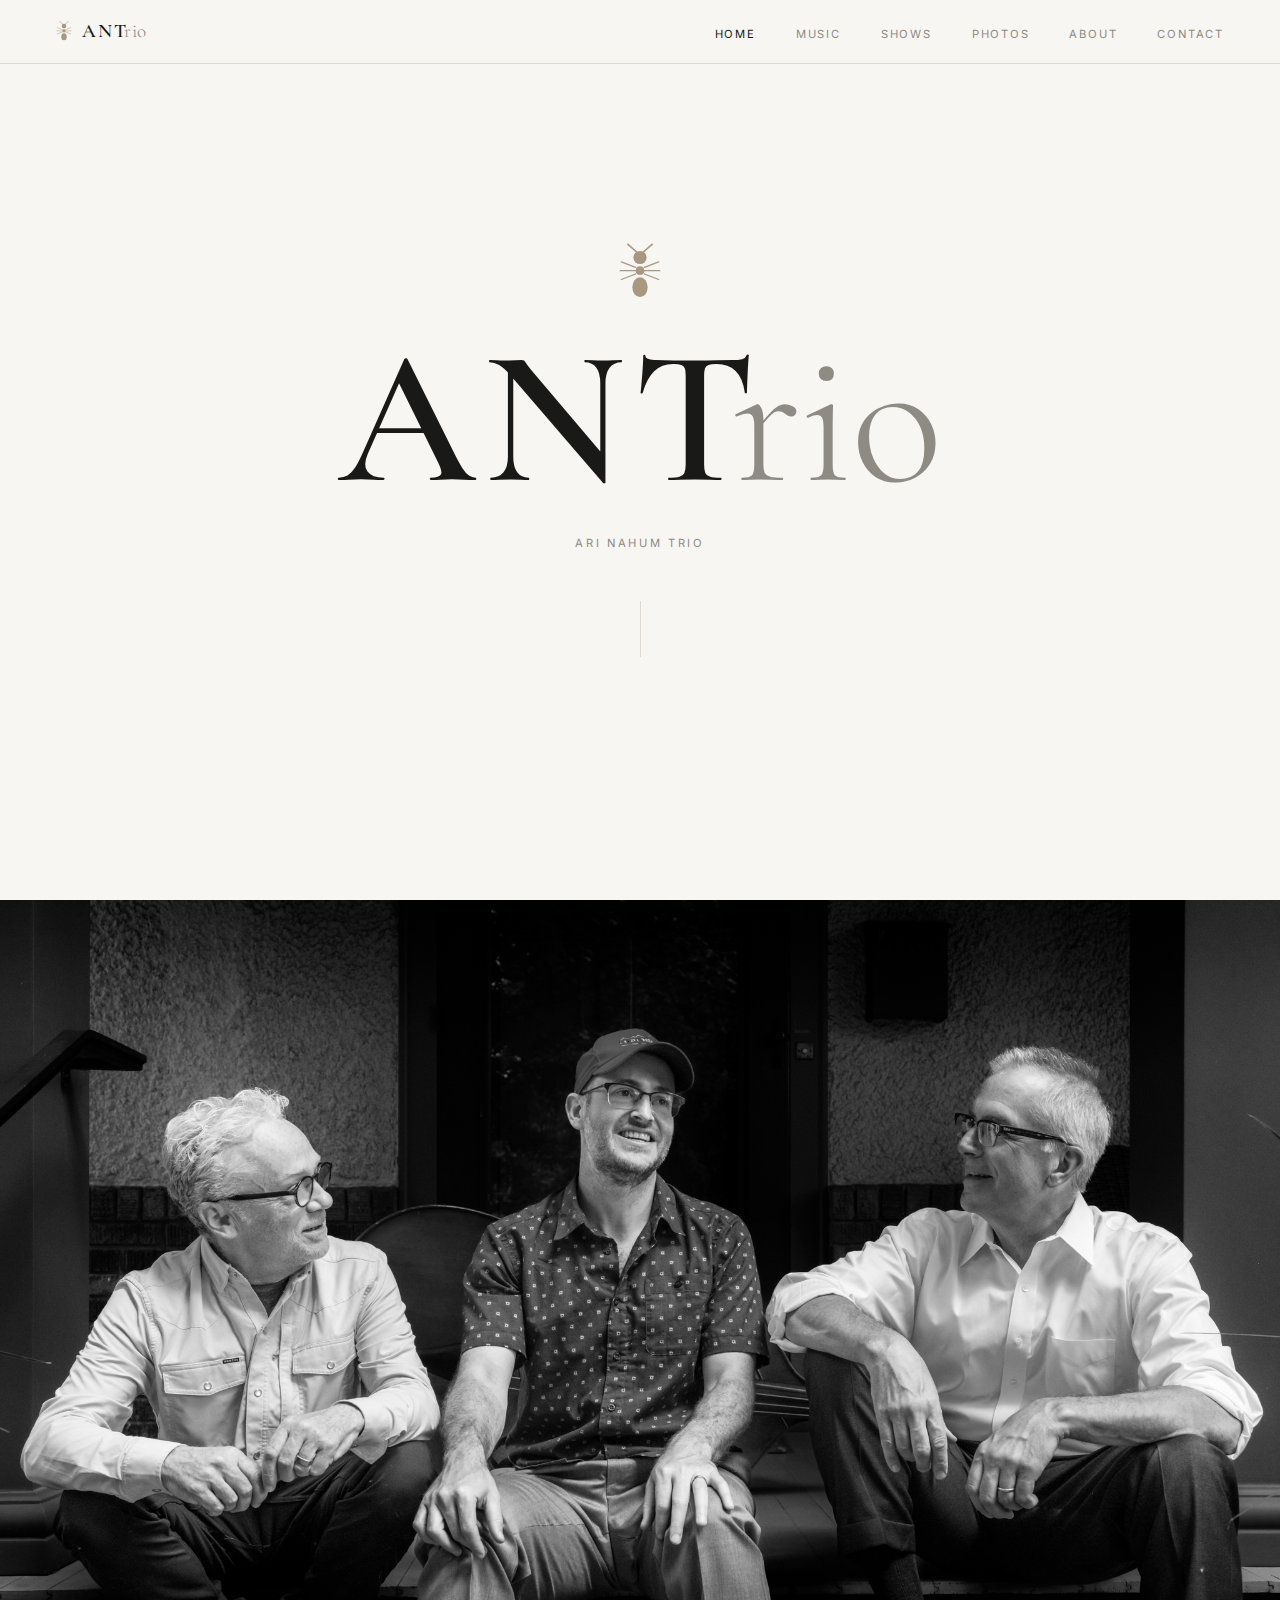
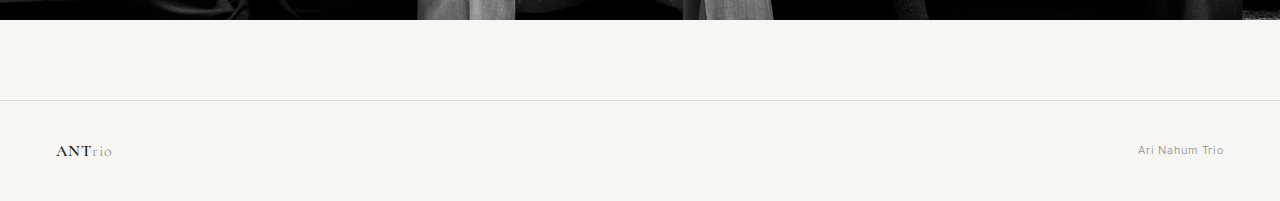
<file: index.html>
<!DOCTYPE html>
<html lang="en">
<head>
  <meta charset="UTF-8">
  <meta name="viewport" content="width=device-width, initial-scale=1.0">
  <title>ANTrio — Ari Nahum Trio</title>
  <link rel="stylesheet" href="css/style.css">
</head>
<body>

  <!-- NAV -->
  <nav>
    <a href="index.html" class="nav-logo">
      <svg class="ant-icon" viewBox="0 0 40 56" fill="none" xmlns="http://www.w3.org/2000/svg">
        <line x1="17" y1="8"  x2="9"  y2="1"  stroke="currentColor" stroke-width="1.5" stroke-linecap="round"/>
        <line x1="23" y1="8"  x2="31" y2="1"  stroke="currentColor" stroke-width="1.5" stroke-linecap="round"/>
        <circle cx="20" cy="13" r="6" fill="currentColor"/>
        <circle cx="20" cy="25" r="4" fill="currentColor"/>
        <ellipse cx="20" cy="40" rx="7" ry="9" fill="currentColor"/>
        <line x1="16" y1="22" x2="3"  y2="17" stroke="currentColor" stroke-width="1.2" stroke-linecap="round"/>
        <line x1="16" y1="25" x2="2"  y2="25" stroke="currentColor" stroke-width="1.2" stroke-linecap="round"/>
        <line x1="16" y1="28" x2="3"  y2="33" stroke="currentColor" stroke-width="1.2" stroke-linecap="round"/>
        <line x1="24" y1="22" x2="37" y2="17" stroke="currentColor" stroke-width="1.2" stroke-linecap="round"/>
        <line x1="24" y1="25" x2="38" y2="25" stroke="currentColor" stroke-width="1.2" stroke-linecap="round"/>
        <line x1="24" y1="28" x2="37" y2="33" stroke="currentColor" stroke-width="1.2" stroke-linecap="round"/>
      </svg>
      <span class="logo-word"><span class="logo-ANT">ANT</span><span class="logo-rio">rio</span></span>
    </a>
    <ul class="nav-links">
      <li><a href="index.html" class="active">Home</a></li>
      <li><a href="music.html">Music</a></li>
      <li><a href="shows.html">Shows</a></li>
      <li><a href="photos.html">Photos</a></li>
      <li><a href="about.html">About</a></li>
      <li><a href="contact.html">Contact</a></li>
    </ul>
  </nav>

  <!-- HERO -->
  <main>
    <section class="hero">
      <svg class="ant-icon" viewBox="0 0 40 56" fill="none" xmlns="http://www.w3.org/2000/svg">
        <line x1="17" y1="8"  x2="9"  y2="1"  stroke="currentColor" stroke-width="1.5" stroke-linecap="round"/>
        <line x1="23" y1="8"  x2="31" y2="1"  stroke="currentColor" stroke-width="1.5" stroke-linecap="round"/>
        <circle cx="20" cy="13" r="6" fill="currentColor"/>
        <circle cx="20" cy="25" r="4" fill="currentColor"/>
        <ellipse cx="20" cy="40" rx="7" ry="9" fill="currentColor"/>
        <line x1="16" y1="22" x2="3"  y2="17" stroke="currentColor" stroke-width="1.2" stroke-linecap="round"/>
        <line x1="16" y1="25" x2="2"  y2="25" stroke="currentColor" stroke-width="1.2" stroke-linecap="round"/>
        <line x1="16" y1="28" x2="3"  y2="33" stroke="currentColor" stroke-width="1.2" stroke-linecap="round"/>
        <line x1="24" y1="22" x2="37" y2="17" stroke="currentColor" stroke-width="1.2" stroke-linecap="round"/>
        <line x1="24" y1="25" x2="38" y2="25" stroke="currentColor" stroke-width="1.2" stroke-linecap="round"/>
        <line x1="24" y1="28" x2="37" y2="33" stroke="currentColor" stroke-width="1.2" stroke-linecap="round"/>
      </svg>

      <h1 class="hero-wordmark">
        <span class="ANT">ANT</span><span class="rio">rio</span>
      </h1>

      <p class="hero-sub">Ari Nahum Trio</p>

      <div class="hero-rule"></div>
    </section>

    <!-- GROUP PHOTO -->
    <section class="home-photo">
      <img src="media/photos/ari-trio-18.jpg" alt="Ari Nahum Trio">
    </section>
  </main>

  <!-- FOOTER -->
  <footer>
    <span class="footer-logo"><span class="ANT">ANT</span><span class="rio">rio</span></span>
    <small>Ari Nahum Trio</small>
  </footer>

  <script src="js/nav.js"></script>
</body>
</html>
</file>
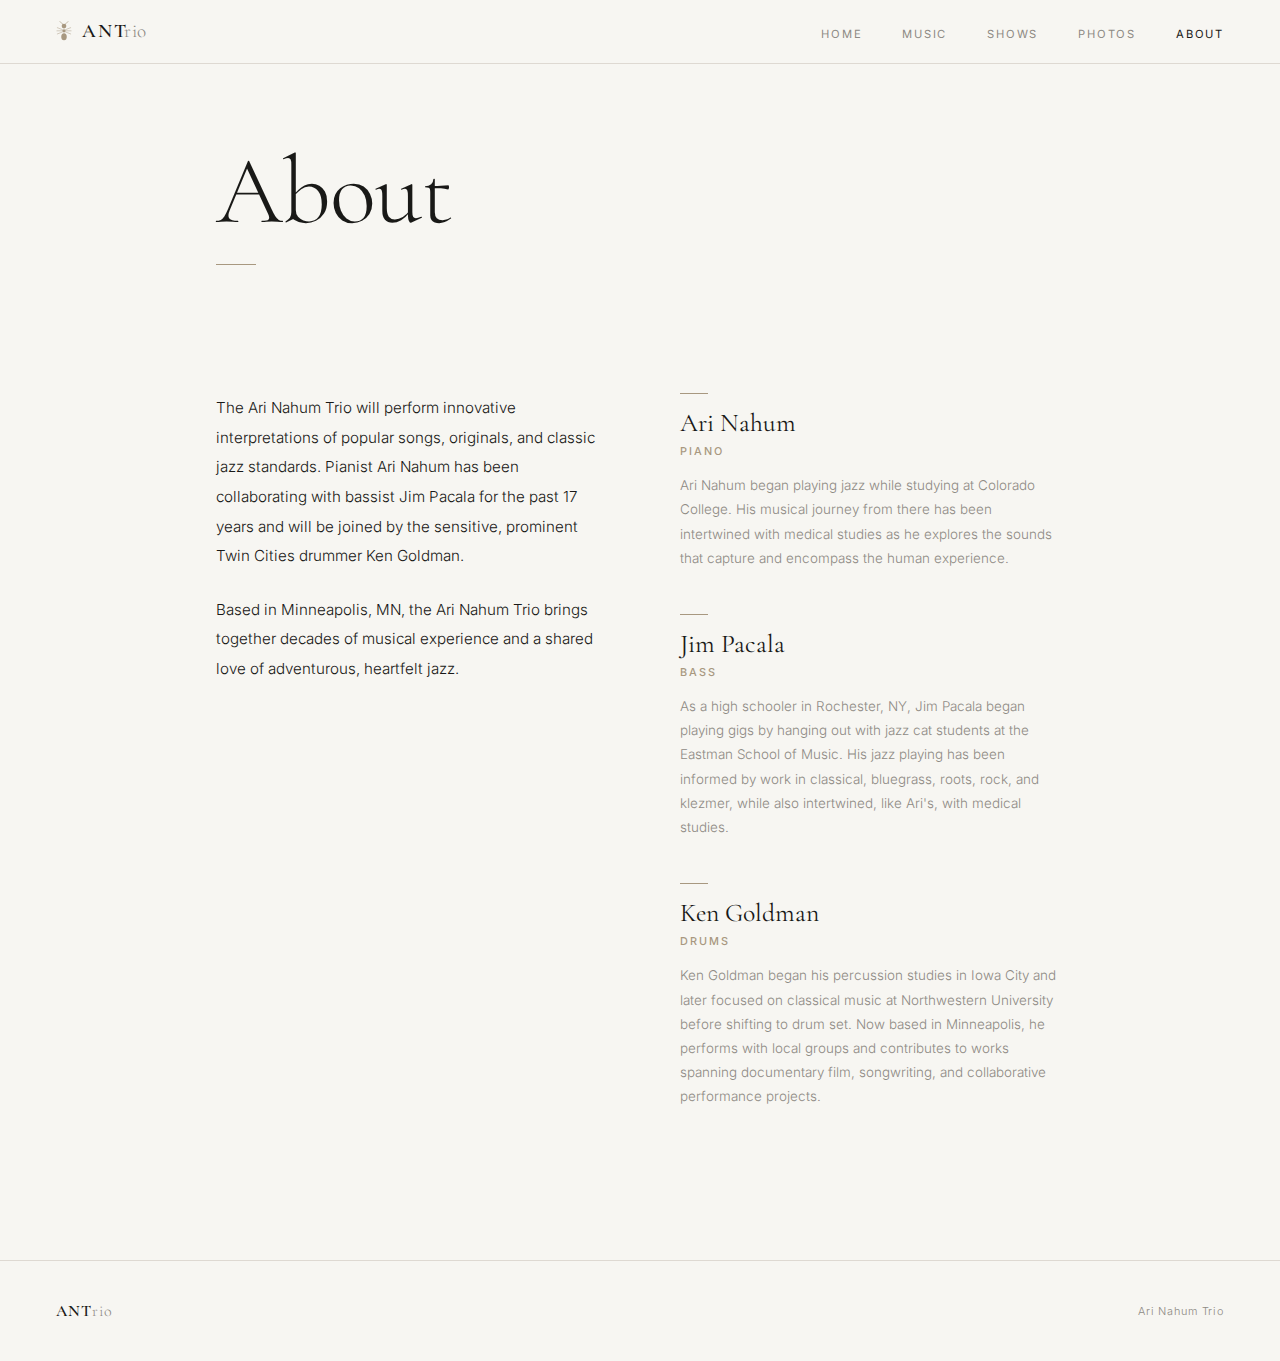
<file: about.html>
<!DOCTYPE html>
<html lang="en">
<head>
  <meta charset="UTF-8">
  <meta name="viewport" content="width=device-width, initial-scale=1.0">
  <title>About — ANTrio</title>
  <link rel="stylesheet" href="css/style.css">
</head>
<body>

  <!-- NAV -->
  <nav>
    <a href="index.html" class="nav-logo">
      <svg class="ant-icon" viewBox="0 0 40 56" fill="none" xmlns="http://www.w3.org/2000/svg">
        <line x1="17" y1="8"  x2="9"  y2="1"  stroke="currentColor" stroke-width="1.5" stroke-linecap="round"/>
        <line x1="23" y1="8"  x2="31" y2="1"  stroke="currentColor" stroke-width="1.5" stroke-linecap="round"/>
        <circle cx="20" cy="13" r="6" fill="currentColor"/>
        <circle cx="20" cy="25" r="4" fill="currentColor"/>
        <ellipse cx="20" cy="40" rx="7" ry="9" fill="currentColor"/>
        <line x1="16" y1="22" x2="3"  y2="17" stroke="currentColor" stroke-width="1.2" stroke-linecap="round"/>
        <line x1="16" y1="25" x2="2"  y2="25" stroke="currentColor" stroke-width="1.2" stroke-linecap="round"/>
        <line x1="16" y1="28" x2="3"  y2="33" stroke="currentColor" stroke-width="1.2" stroke-linecap="round"/>
        <line x1="24" y1="22" x2="37" y2="17" stroke="currentColor" stroke-width="1.2" stroke-linecap="round"/>
        <line x1="24" y1="25" x2="38" y2="25" stroke="currentColor" stroke-width="1.2" stroke-linecap="round"/>
        <line x1="24" y1="28" x2="37" y2="33" stroke="currentColor" stroke-width="1.2" stroke-linecap="round"/>
      </svg>
      <span class="logo-word"><span class="logo-ANT">ANT</span><span class="logo-rio">rio</span></span>
    </a>
    <ul class="nav-links">
      <li><a href="index.html">Home</a></li>
      <li><a href="music.html">Music</a></li>
      <li><a href="shows.html">Shows</a></li>
      <li><a href="photos.html">Photos</a></li>
      <li><a href="about.html" class="active">About</a></li>
    </ul>
  </nav>

  <main>
    <div class="container">

      <!-- PAGE HEADER -->
      <div class="page-top">
        <h1 class="page-title">About</h1>
        <div class="page-rule"></div>
      </div>

      <!-- ABOUT LAYOUT -->
      <div class="section">
        <div class="about-layout">

          <div class="about-bio">
            <p>
              The Ari Nahum Trio will perform innovative interpretations of popular songs,
              originals, and classic jazz standards. Pianist Ari Nahum has been collaborating
              with bassist Jim Pacala for the past 17 years and will be joined by the sensitive,
              prominent Twin Cities drummer Ken Goldman.
            </p>
            <p>
              Based in Minneapolis, MN, the Ari Nahum Trio brings together decades of musical
              experience and a shared love of adventurous, heartfelt jazz.
            </p>
          </div>

          <div class="members">

            <div class="member">
              <div class="member-rule"></div>
              <h3>Ari Nahum</h3>
              <p class="role">Piano</p>
              <p>
                Ari Nahum began playing jazz while studying at Colorado College. His musical
                journey from there has been intertwined with medical studies as he explores
                the sounds that capture and encompass the human experience.
              </p>
            </div>

            <div class="member">
              <div class="member-rule"></div>
              <h3>Jim Pacala</h3>
              <p class="role">Bass</p>
              <p>
                As a high schooler in Rochester, NY, Jim Pacala began playing gigs by hanging
                out with jazz cat students at the Eastman School of Music. His jazz playing has
                been informed by work in classical, bluegrass, roots, rock, and klezmer, while
                also intertwined, like Ari's, with medical studies.
              </p>
            </div>

            <div class="member">
              <div class="member-rule"></div>
              <h3>Ken Goldman</h3>
              <p class="role">Drums</p>
              <p>
                Ken Goldman began his percussion studies in Iowa City and later focused on
                classical music at Northwestern University before shifting to drum set. Now
                based in Minneapolis, he performs with local groups and contributes to works
                spanning documentary film, songwriting, and collaborative performance projects.
              </p>
            </div>

          </div>
        </div>
      </div>

    </div>
  </main>

  <!-- FOOTER -->
  <footer>
    <span class="footer-logo"><span class="ANT">ANT</span><span class="rio">rio</span></span>
    <small>Ari Nahum Trio</small>
  </footer>

  <script src="js/nav.js"></script>
</body>
</html>
</file>
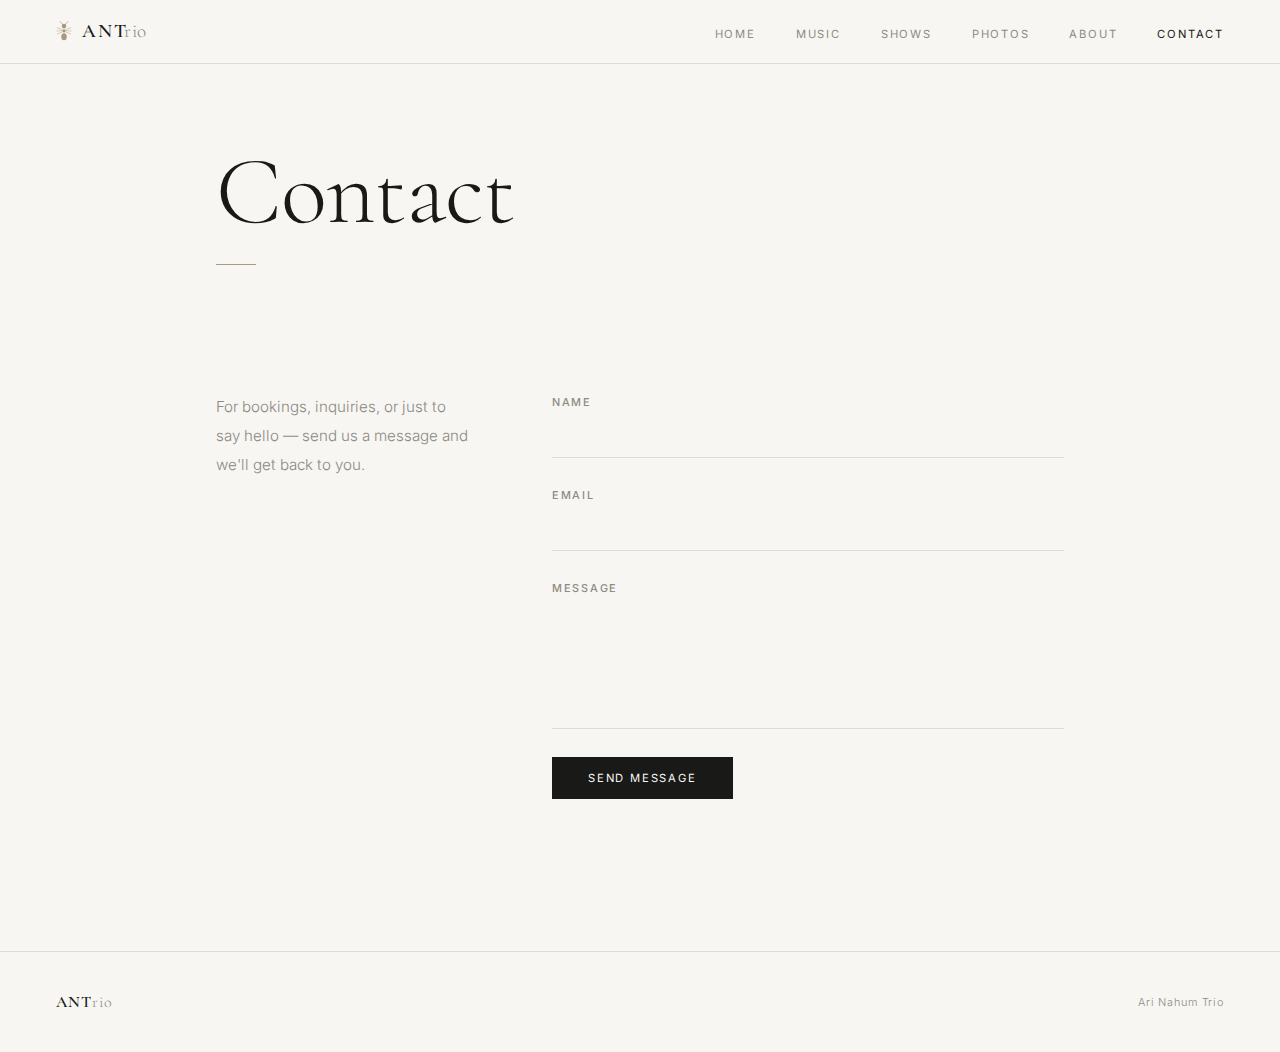
<file: contact.html>
<!DOCTYPE html>
<html lang="en">
<head>
  <meta charset="UTF-8">
  <meta name="viewport" content="width=device-width, initial-scale=1.0">
  <title>Contact — ANTrio</title>
  <link rel="stylesheet" href="css/style.css">
</head>
<body>

  <!-- NAV -->
  <nav>
    <a href="index.html" class="nav-logo">
      <svg class="ant-icon" viewBox="0 0 40 56" fill="none" xmlns="http://www.w3.org/2000/svg">
        <line x1="17" y1="8"  x2="9"  y2="1"  stroke="currentColor" stroke-width="1.5" stroke-linecap="round"/>
        <line x1="23" y1="8"  x2="31" y2="1"  stroke="currentColor" stroke-width="1.5" stroke-linecap="round"/>
        <circle cx="20" cy="13" r="6" fill="currentColor"/>
        <circle cx="20" cy="25" r="4" fill="currentColor"/>
        <ellipse cx="20" cy="40" rx="7" ry="9" fill="currentColor"/>
        <line x1="16" y1="22" x2="3"  y2="17" stroke="currentColor" stroke-width="1.2" stroke-linecap="round"/>
        <line x1="16" y1="25" x2="2"  y2="25" stroke="currentColor" stroke-width="1.2" stroke-linecap="round"/>
        <line x1="16" y1="28" x2="3"  y2="33" stroke="currentColor" stroke-width="1.2" stroke-linecap="round"/>
        <line x1="24" y1="22" x2="37" y2="17" stroke="currentColor" stroke-width="1.2" stroke-linecap="round"/>
        <line x1="24" y1="25" x2="38" y2="25" stroke="currentColor" stroke-width="1.2" stroke-linecap="round"/>
        <line x1="24" y1="28" x2="37" y2="33" stroke="currentColor" stroke-width="1.2" stroke-linecap="round"/>
      </svg>
      <span class="logo-word"><span class="logo-ANT">ANT</span><span class="logo-rio">rio</span></span>
    </a>
    <ul class="nav-links">
      <li><a href="index.html">Home</a></li>
      <li><a href="music.html">Music</a></li>
      <li><a href="shows.html">Shows</a></li>
      <li><a href="photos.html">Photos</a></li>
      <li><a href="about.html">About</a></li>
      <li><a href="contact.html" class="active">Contact</a></li>
    </ul>
  </nav>

  <main>
    <div class="container">

      <!-- PAGE HEADER -->
      <div class="page-top">
        <h1 class="page-title">Contact</h1>
        <div class="page-rule"></div>
      </div>

      <!-- CONTACT FORM -->
      <div class="section">
        <div class="contact-layout">

          <div class="contact-intro">
            <p>For bookings, inquiries, or just to say hello — send us a message and we'll get back to you.</p>
          </div>

          <form class="contact-form" method="POST" action="https://formspree.io/f/mdalyekk">
            <input type="hidden" name="_next" value="https://antriomusic.com/thanks.html">

            <div class="form-field">
              <label for="name">Name</label>
              <input type="text" id="name" name="name" required>
            </div>

            <div class="form-field">
              <label for="email">Email</label>
              <input type="email" id="email" name="email" required>
            </div>

            <div class="form-field">
              <label for="message">Message</label>
              <textarea id="message" name="message" rows="6" required></textarea>
            </div>

            <button type="submit">Send Message</button>
          </form>

        </div>
      </div>

    </div>
  </main>

  <!-- FOOTER -->
  <footer>
    <span class="footer-logo"><span class="ANT">ANT</span><span class="rio">rio</span></span>
    <small>Ari Nahum Trio</small>
  </footer>

</body>
</html>
</file>
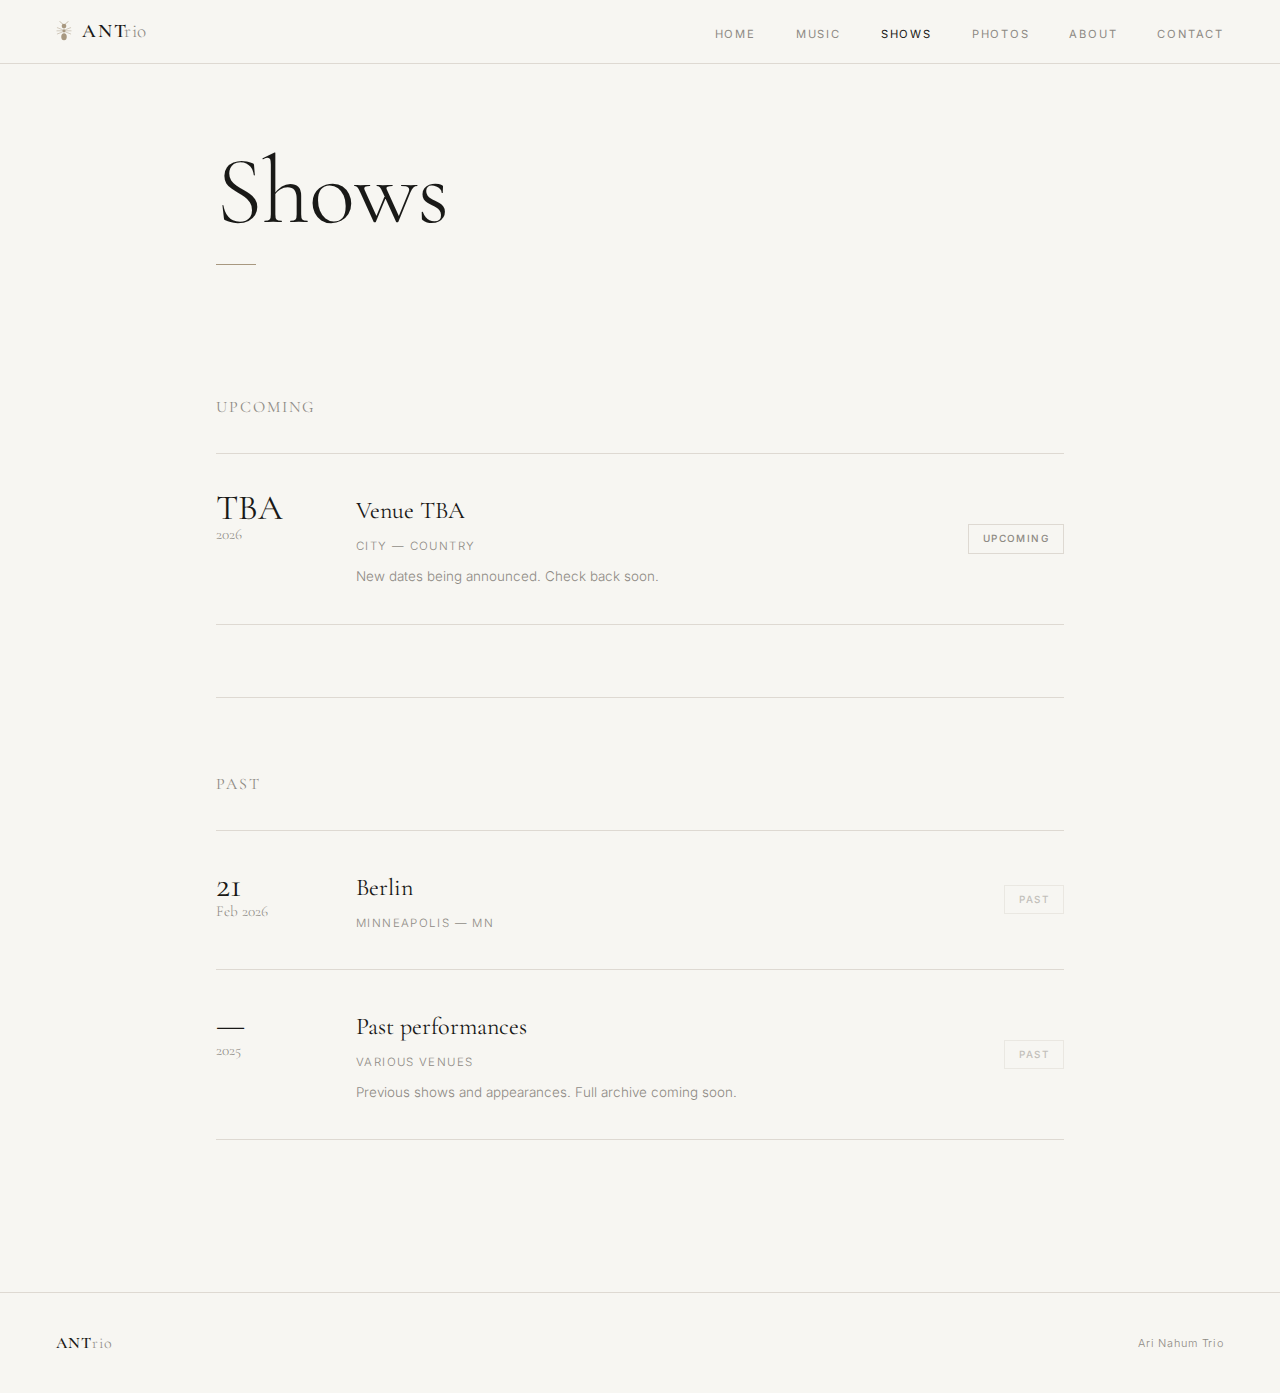
<file: shows.html>
<!DOCTYPE html>
<html lang="en">
<head>
  <meta charset="UTF-8">
  <meta name="viewport" content="width=device-width, initial-scale=1.0">
  <title>Shows — ANTrio</title>
  <link rel="stylesheet" href="css/style.css">
</head>
<body>

  <!-- NAV -->
  <nav>
    <a href="index.html" class="nav-logo">
      <svg class="ant-icon" viewBox="0 0 40 56" fill="none" xmlns="http://www.w3.org/2000/svg">
        <line x1="17" y1="8"  x2="9"  y2="1"  stroke="currentColor" stroke-width="1.5" stroke-linecap="round"/>
        <line x1="23" y1="8"  x2="31" y2="1"  stroke="currentColor" stroke-width="1.5" stroke-linecap="round"/>
        <circle cx="20" cy="13" r="6" fill="currentColor"/>
        <circle cx="20" cy="25" r="4" fill="currentColor"/>
        <ellipse cx="20" cy="40" rx="7" ry="9" fill="currentColor"/>
        <line x1="16" y1="22" x2="3"  y2="17" stroke="currentColor" stroke-width="1.2" stroke-linecap="round"/>
        <line x1="16" y1="25" x2="2"  y2="25" stroke="currentColor" stroke-width="1.2" stroke-linecap="round"/>
        <line x1="16" y1="28" x2="3"  y2="33" stroke="currentColor" stroke-width="1.2" stroke-linecap="round"/>
        <line x1="24" y1="22" x2="37" y2="17" stroke="currentColor" stroke-width="1.2" stroke-linecap="round"/>
        <line x1="24" y1="25" x2="38" y2="25" stroke="currentColor" stroke-width="1.2" stroke-linecap="round"/>
        <line x1="24" y1="28" x2="37" y2="33" stroke="currentColor" stroke-width="1.2" stroke-linecap="round"/>
      </svg>
      <span class="logo-word"><span class="logo-ANT">ANT</span><span class="logo-rio">rio</span></span>
    </a>
    <ul class="nav-links">
      <li><a href="index.html">Home</a></li>
      <li><a href="music.html">Music</a></li>
      <li><a href="shows.html" class="active">Shows</a></li>
      <li><a href="photos.html">Photos</a></li>
      <li><a href="about.html">About</a></li>
      <li><a href="contact.html">Contact</a></li>
    </ul>
  </nav>

  <main>
    <div class="container">

      <!-- PAGE HEADER -->
      <div class="page-top">
        <h1 class="page-title">Shows</h1>
        <div class="page-rule"></div>
      </div>

      <!-- UPCOMING -->
      <div class="section">
        <p class="shows-section-title">Upcoming</p>

        <div class="show-list">

          <div class="show-item">
            <div class="show-date">
              <span class="day">TBA</span>
              2026
            </div>
            <div class="show-info">
              <h3>Venue TBA</h3>
              <p class="location">City &mdash; Country</p>
              <p class="note">New dates being announced. Check back soon.</p>
            </div>
            <span class="show-tag">Upcoming</span>
          </div>

        </div>
      </div>

      <!-- PAST SHOWS -->
      <div class="section">
        <p class="shows-section-title">Past</p>

        <div class="show-list">

          <div class="show-item">
            <div class="show-date">
              <span class="day">21</span>
              Feb 2026
            </div>
            <div class="show-info">
              <h3>Berlin</h3>
              <p class="location">Minneapolis &mdash; MN</p>

            </div>
            <span class="show-tag past">Past</span>
          </div>

          <div class="show-item">
            <div class="show-date">
              <span class="day">—</span>
              2025
            </div>
            <div class="show-info">
              <h3>Past performances</h3>
              <p class="location">Various venues</p>
              <p class="note">Previous shows and appearances. Full archive coming soon.</p>
            </div>
            <span class="show-tag past">Past</span>
          </div>

        </div>
      </div>

    </div>
  </main>

  <!-- FOOTER -->
  <footer>
    <span class="footer-logo"><span class="ANT">ANT</span><span class="rio">rio</span></span>
    <small>Ari Nahum Trio</small>
  </footer>

  <script src="js/nav.js"></script>
</body>
</html>
</file>
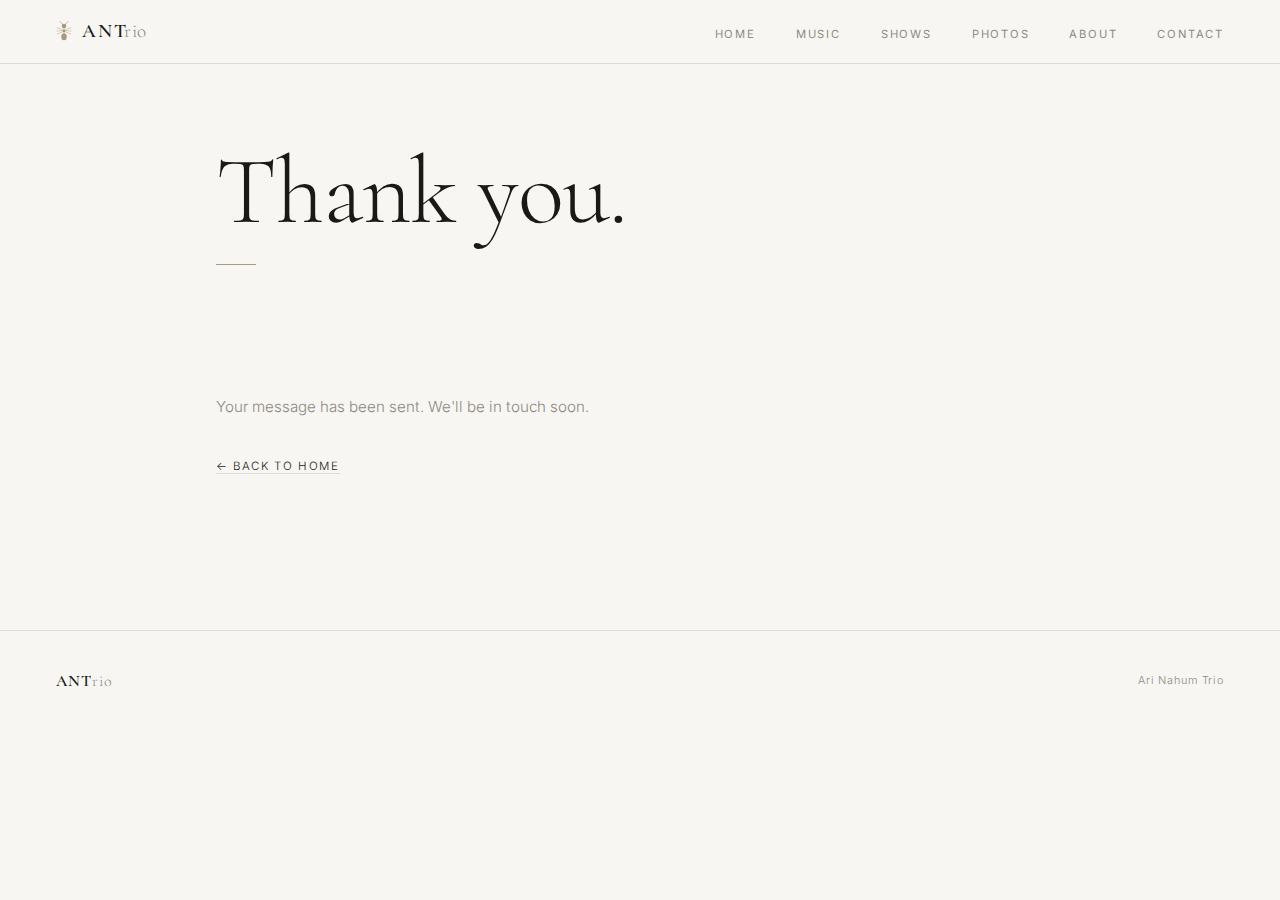
<file: thanks.html>
<!DOCTYPE html>
<html lang="en">
<head>
  <meta charset="UTF-8">
  <meta name="viewport" content="width=device-width, initial-scale=1.0">
  <title>Message Sent — ANTrio</title>
  <link rel="stylesheet" href="css/style.css">
</head>
<body>

  <!-- NAV -->
  <nav>
    <a href="index.html" class="nav-logo">
      <svg class="ant-icon" viewBox="0 0 40 56" fill="none" xmlns="http://www.w3.org/2000/svg">
        <line x1="17" y1="8"  x2="9"  y2="1"  stroke="currentColor" stroke-width="1.5" stroke-linecap="round"/>
        <line x1="23" y1="8"  x2="31" y2="1"  stroke="currentColor" stroke-width="1.5" stroke-linecap="round"/>
        <circle cx="20" cy="13" r="6" fill="currentColor"/>
        <circle cx="20" cy="25" r="4" fill="currentColor"/>
        <ellipse cx="20" cy="40" rx="7" ry="9" fill="currentColor"/>
        <line x1="16" y1="22" x2="3"  y2="17" stroke="currentColor" stroke-width="1.2" stroke-linecap="round"/>
        <line x1="16" y1="25" x2="2"  y2="25" stroke="currentColor" stroke-width="1.2" stroke-linecap="round"/>
        <line x1="16" y1="28" x2="3"  y2="33" stroke="currentColor" stroke-width="1.2" stroke-linecap="round"/>
        <line x1="24" y1="22" x2="37" y2="17" stroke="currentColor" stroke-width="1.2" stroke-linecap="round"/>
        <line x1="24" y1="25" x2="38" y2="25" stroke="currentColor" stroke-width="1.2" stroke-linecap="round"/>
        <line x1="24" y1="28" x2="37" y2="33" stroke="currentColor" stroke-width="1.2" stroke-linecap="round"/>
      </svg>
      <span class="logo-word"><span class="logo-ANT">ANT</span><span class="logo-rio">rio</span></span>
    </a>
    <ul class="nav-links">
      <li><a href="index.html">Home</a></li>
      <li><a href="music.html">Music</a></li>
      <li><a href="shows.html">Shows</a></li>
      <li><a href="photos.html">Photos</a></li>
      <li><a href="about.html">About</a></li>
      <li><a href="contact.html">Contact</a></li>
    </ul>
  </nav>

  <main>
    <div class="container">
      <div class="page-top">
        <h1 class="page-title">Thank you.</h1>
        <div class="page-rule"></div>
      </div>
      <div class="section">
        <p style="font-size: 0.95rem; color: var(--muted); line-height: 1.9; max-width: 480px;">
          Your message has been sent. We'll be in touch soon.
        </p>
        <p style="margin-top: 28px;">
          <a href="index.html" style="font-size: 0.72rem; letter-spacing: 0.14em; text-transform: uppercase; border-bottom: 1px solid var(--border);">← Back to home</a>
        </p>
      </div>
    </div>
  </main>

  <footer>
    <span class="footer-logo"><span class="ANT">ANT</span><span class="rio">rio</span></span>
    <small>Ari Nahum Trio</small>
  </footer>

  <script src="js/nav.js"></script>
</body>
</html>
</file>
<file: css/style.css>
@import url('https://fonts.googleapis.com/css2?family=Cormorant+Garamond:ital,wght@0,300;0,400;0,500;0,600;1,300;1,400&family=Inter:wght@300;400;500&display=swap');

/* ─── VARIABLES ───────────────────────────────── */
:root {
  --bg:        #F7F6F2;
  --bg-alt:    #F0EDE7;
  --text:      #191917;
  --muted:     #8E8A84;
  --accent:    #A89880;
  --border:    #DED9D2;
  --nav-h:     64px;
}

/* ─── RESET ───────────────────────────────────── */
*, *::before, *::after { box-sizing: border-box; margin: 0; padding: 0; }

html { scroll-behavior: smooth; }

body {
  background: var(--bg);
  color: var(--text);
  font-family: 'Inter', system-ui, sans-serif;
  font-weight: 300;
  line-height: 1.75;
  -webkit-font-smoothing: antialiased;
}

a { color: inherit; text-decoration: none; }
img { max-width: 100%; display: block; }

/* ─── ANT SVG ICON ────────────────────────────── */
.ant-icon {
  display: block;
  color: var(--accent);
  flex-shrink: 0;
}

/* ─── NAVIGATION ──────────────────────────────── */
nav {
  position: fixed;
  inset: 0 0 auto 0;
  height: var(--nav-h);
  display: flex;
  align-items: center;
  justify-content: space-between;
  padding: 0 56px;
  background: var(--bg);
  border-bottom: 1px solid var(--border);
  z-index: 100;
}

.nav-logo {
  display: flex;
  align-items: center;
  gap: 10px;
}

.nav-logo .ant-icon { width: 16px; height: 22px; }

.logo-word {
  font-family: 'Cormorant Garamond', Georgia, serif;
  font-size: 1.2rem;
  line-height: 1;
  letter-spacing: 0.04em;
}

.logo-ANT {
  font-weight: 600;
  letter-spacing: 0.1em;
}

.logo-rio {
  font-weight: 300;
  color: var(--muted);
  margin-left: -0.2em;
}

.nav-links {
  list-style: none;
  display: flex;
  gap: 40px;
}

.nav-links a {
  font-size: 0.7rem;
  font-weight: 400;
  letter-spacing: 0.16em;
  text-transform: uppercase;
  color: var(--muted);
  transition: color 0.2s;
}

.nav-links a:hover,
.nav-links a.active { color: var(--text); }

/* ─── HOME HERO ───────────────────────────────── */
.hero {
  min-height: 100svh;
  display: flex;
  flex-direction: column;
  align-items: center;
  justify-content: center;
  text-align: center;
  padding: 0 32px;
}

.hero .ant-icon {
  width: 44px;
  height: 62px;
  margin-bottom: 28px;
}

.hero-wordmark {
  font-family: 'Cormorant Garamond', Georgia, serif;
  font-size: clamp(5.5rem, 16vw, 12rem);
  line-height: 0.9;
  letter-spacing: -0.01em;
}

.hero-wordmark .ANT {
  font-weight: 600;
  letter-spacing: 0.04em;
}

.hero-wordmark .rio {
  font-weight: 300;
  color: var(--muted);
  margin-left: -0.16em;
}

.hero-sub {
  margin-top: 28px;
  font-size: 0.7rem;
  font-weight: 400;
  letter-spacing: 0.24em;
  text-transform: uppercase;
  color: var(--muted);
}

.hero-rule {
  width: 1px;
  height: 56px;
  background: var(--border);
  margin: 48px auto 0;
}

/* ─── HOME PHOTO ──────────────────────────────── */
.home-photo {
  width: 100%;
  line-height: 0;
}

.home-photo img {
  width: 100%;
  max-height: 90vh;
  object-fit: cover;
  display: block;
  filter: saturate(0.85);
}

/* ─── INNER PAGE HEADER ───────────────────────── */
.page-top {
  padding-top: calc(var(--nav-h) + 80px);
  padding-bottom: 56px;
}

.page-title {
  font-family: 'Cormorant Garamond', Georgia, serif;
  font-size: clamp(3rem, 8vw, 6rem);
  font-weight: 300;
  line-height: 1;
  letter-spacing: -0.01em;
}

.page-rule {
  width: 40px;
  height: 1px;
  background: var(--accent);
  margin-top: 24px;
}

/* ─── LAYOUT ──────────────────────────────────── */
.container {
  max-width: 960px;
  margin: 0 auto;
  padding: 0 56px;
}

.container-wide {
  max-width: 1280px;
  margin: 0 auto;
  padding: 0 56px;
}

.section {
  padding: 72px 0;
}

.section + .section {
  border-top: 1px solid var(--border);
}

.section-label {
  font-size: 0.68rem;
  font-weight: 500;
  letter-spacing: 0.2em;
  text-transform: uppercase;
  color: var(--muted);
  margin-bottom: 40px;
}

/* ─── MUSIC PAGE ──────────────────────────────── */
.track-list {
  display: flex;
  flex-direction: column;
}

.track {
  display: grid;
  grid-template-columns: 28px 1fr;
  gap: 28px;
  align-items: start;
  padding: 32px 0;
  border-bottom: 1px solid var(--border);
}

.track:first-child { border-top: 1px solid var(--border); }

.track-num {
  font-size: 0.68rem;
  color: var(--muted);
  font-weight: 400;
  letter-spacing: 0.05em;
  padding-top: 6px;
}

.track-body h3 {
  font-family: 'Cormorant Garamond', Georgia, serif;
  font-size: 1.7rem;
  font-weight: 400;
  line-height: 1;
  margin-bottom: 6px;
}

.track-body .track-meta {
  font-size: 0.72rem;
  color: var(--muted);
  letter-spacing: 0.08em;
  margin-bottom: 20px;
}

.track-body audio {
  height: 28px;
  width: 360px;
  max-width: 100%;
  opacity: 0.75;
  filter: grayscale(0.4);
}

/* ─── SHOWS PAGE ──────────────────────────────── */
.shows-section-title {
  font-family: 'Cormorant Garamond', Georgia, serif;
  font-size: 1rem;
  font-weight: 400;
  letter-spacing: 0.12em;
  text-transform: uppercase;
  color: var(--muted);
  margin-bottom: 4px;
}

.show-list {
  display: flex;
  flex-direction: column;
  margin-top: 32px;
}

.show-item {
  display: grid;
  grid-template-columns: 100px 1fr auto;
  align-items: start;
  gap: 40px;
  padding: 36px 0;
  border-bottom: 1px solid var(--border);
}

.show-item:first-child { border-top: 1px solid var(--border); }

.show-date {
  font-family: 'Cormorant Garamond', Georgia, serif;
  font-weight: 300;
  color: var(--muted);
  line-height: 1.2;
  font-size: 0.95rem;
}

.show-date .day {
  display: block;
  font-size: 2.2rem;
  font-weight: 400;
  color: var(--text);
  line-height: 1;
}

.show-info h3 {
  font-family: 'Cormorant Garamond', Georgia, serif;
  font-size: 1.5rem;
  font-weight: 400;
  margin-bottom: 4px;
}

.show-info .location {
  font-size: 0.72rem;
  letter-spacing: 0.12em;
  text-transform: uppercase;
  color: var(--muted);
}

.show-info .note {
  font-size: 0.84rem;
  color: var(--muted);
  margin-top: 10px;
  line-height: 1.6;
}

.show-tag {
  font-size: 0.62rem;
  font-weight: 500;
  letter-spacing: 0.14em;
  text-transform: uppercase;
  padding: 5px 14px;
  border: 1px solid var(--border);
  color: var(--muted);
  white-space: nowrap;
  align-self: center;
}

.show-tag.past { opacity: 0.5; }

/* ─── PHOTOS PAGE ─────────────────────────────── */
.photo-grid {
  display: grid;
  grid-template-columns: repeat(3, 1fr);
  gap: 10px;
}

.photo-grid a {
  display: block;
  overflow: hidden;
}

.photo-grid img {
  width: 100%;
  aspect-ratio: 4 / 3;
  object-fit: cover;
  filter: saturate(0.8) brightness(0.97);
  transition: filter 0.4s ease, transform 0.4s ease;
}

.photo-grid a:hover img {
  filter: saturate(1) brightness(1.02);
  transform: scale(1.02);
}

.photo-grid .span-2 { grid-column: span 2; }

.photo-caption {
  font-size: 0.68rem;
  letter-spacing: 0.1em;
  text-transform: uppercase;
  color: var(--muted);
  margin-top: 20px;
}

/* ─── ABOUT PAGE ──────────────────────────────── */
.about-layout {
  display: grid;
  grid-template-columns: 1fr 1fr;
  gap: 80px;
  align-items: start;
}

.about-bio p {
  font-size: 0.95rem;
  line-height: 1.95;
  color: var(--text);
  margin-bottom: 24px;
}

.about-bio p:last-child { margin-bottom: 0; }

.members {
  display: flex;
  flex-direction: column;
  gap: 44px;
}

.member-rule {
  width: 28px;
  height: 1px;
  background: var(--accent);
  margin-bottom: 16px;
}

.member h3 {
  font-family: 'Cormorant Garamond', Georgia, serif;
  font-size: 1.6rem;
  font-weight: 400;
  line-height: 1;
  margin-bottom: 6px;
}

.member .role {
  font-size: 0.68rem;
  font-weight: 500;
  letter-spacing: 0.18em;
  text-transform: uppercase;
  color: var(--accent);
  margin-bottom: 12px;
}

.member p {
  font-size: 0.84rem;
  color: var(--muted);
  line-height: 1.8;
}

/* ─── CONTACT PAGE ────────────────────────────── */
.contact-layout {
  display: grid;
  grid-template-columns: 1fr 2fr;
  gap: 80px;
  align-items: start;
}

.contact-intro p {
  font-size: 0.95rem;
  line-height: 1.9;
  color: var(--muted);
}

.contact-form {
  display: flex;
  flex-direction: column;
  gap: 28px;
}

.form-field {
  display: flex;
  flex-direction: column;
  gap: 8px;
}

.form-field label {
  font-size: 0.68rem;
  font-weight: 500;
  letter-spacing: 0.16em;
  text-transform: uppercase;
  color: var(--muted);
}

.form-field input,
.form-field textarea {
  background: transparent;
  border: none;
  border-bottom: 1px solid var(--border);
  padding: 10px 0;
  font-family: 'Inter', sans-serif;
  font-size: 0.9rem;
  font-weight: 300;
  color: var(--text);
  outline: none;
  transition: border-color 0.2s;
  resize: none;
  width: 100%;
}

.form-field input:focus,
.form-field textarea:focus {
  border-bottom-color: var(--accent);
}

.contact-form button {
  align-self: flex-start;
  background: var(--text);
  color: var(--bg);
  border: none;
  padding: 14px 36px;
  font-family: 'Inter', sans-serif;
  font-size: 0.7rem;
  font-weight: 400;
  letter-spacing: 0.16em;
  text-transform: uppercase;
  cursor: pointer;
  transition: opacity 0.2s;
}

.contact-form button:hover { opacity: 0.75; }

/* ─── HAMBURGER / MOBILE NAV ──────────────────── */
.nav-toggle {
  display: none;
  flex-direction: column;
  justify-content: center;
  gap: 5px;
  background: none;
  border: none;
  cursor: pointer;
  padding: 6px;
  z-index: 101;
}

.nav-toggle span {
  display: block;
  width: 22px;
  height: 1.5px;
  background: var(--text);
  transition: transform 0.25s ease, opacity 0.25s ease;
}

nav.open .nav-toggle span:nth-child(1) {
  transform: translateY(6.5px) rotate(45deg);
}
nav.open .nav-toggle span:nth-child(2) {
  opacity: 0;
  transform: scaleX(0);
}
nav.open .nav-toggle span:nth-child(3) {
  transform: translateY(-6.5px) rotate(-45deg);
}

@media (max-width: 768px) {
  nav { padding: 0 28px; }

  .nav-toggle { display: flex; }

  .nav-links {
    display: none;
    position: fixed;
    top: var(--nav-h);
    left: 0;
    right: 0;
    flex-direction: column;
    background: var(--bg);
    border-bottom: 1px solid var(--border);
    padding: 12px 0 20px;
    z-index: 99;
  }

  nav.open .nav-links { display: flex; }

  .nav-links a {
    display: block;
    padding: 13px 28px;
    font-size: 0.75rem;
    letter-spacing: 0.16em;
  }

  .hero-wordmark {
    font-size: clamp(3rem, 15vw, 6rem);
  }

  .container,
  .container-wide { padding: 0 28px; }

  .about-layout,
  .contact-layout { grid-template-columns: 1fr; gap: 40px; }

  .photo-grid { grid-template-columns: repeat(2, 1fr); }
  .photo-grid .span-2 { grid-column: span 2; }

  .show-item { grid-template-columns: 80px 1fr; }
  .show-tag { display: none; }

  footer { padding: 32px 28px; }
}

/* ─── FOOTER ──────────────────────────────────── */
footer {
  border-top: 1px solid var(--border);
  padding: 36px 56px;
  display: flex;
  align-items: center;
  justify-content: space-between;
  margin-top: 80px;
}

.footer-logo {
  font-family: 'Cormorant Garamond', Georgia, serif;
  font-size: 1rem;
  letter-spacing: 0.06em;
}

.footer-logo .ANT { font-weight: 600; }
.footer-logo .rio { font-weight: 300; color: var(--muted); }

footer small {
  font-size: 0.68rem;
  color: var(--muted);
  letter-spacing: 0.08em;
}
</file>
